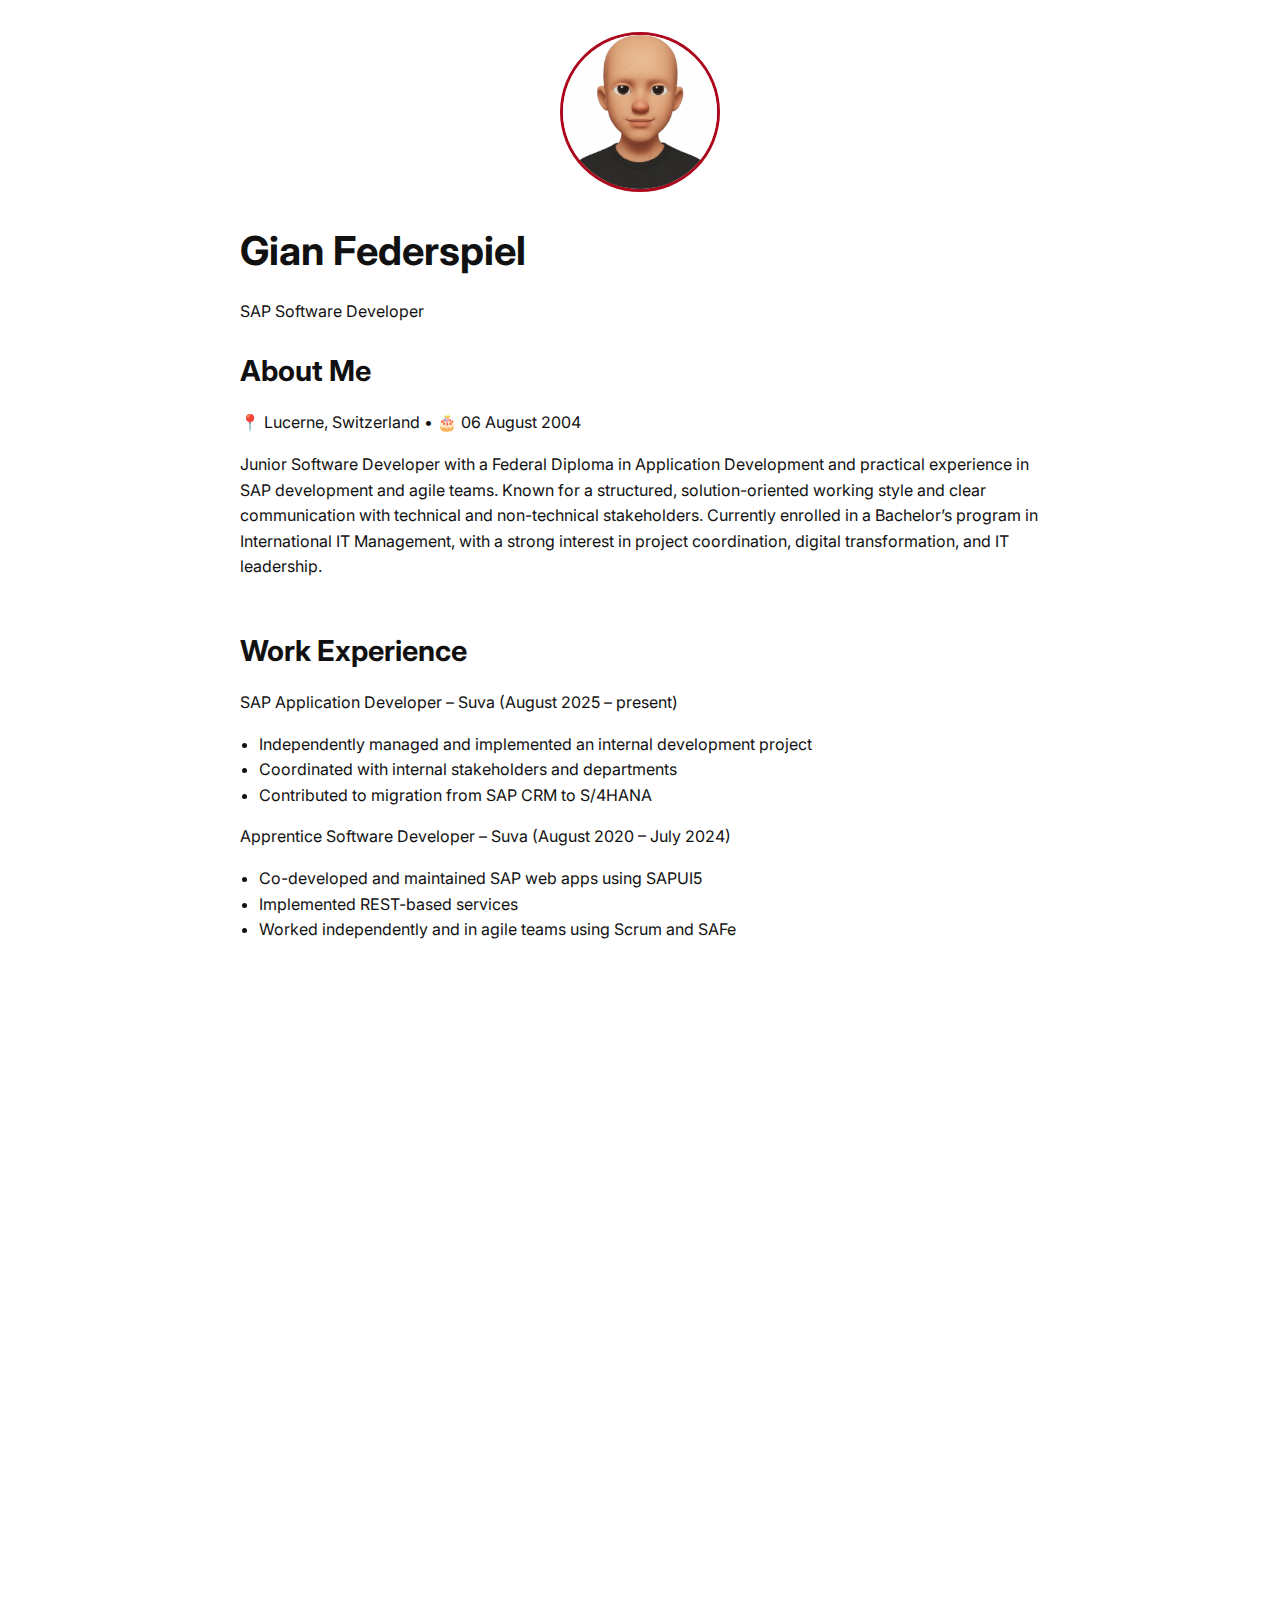
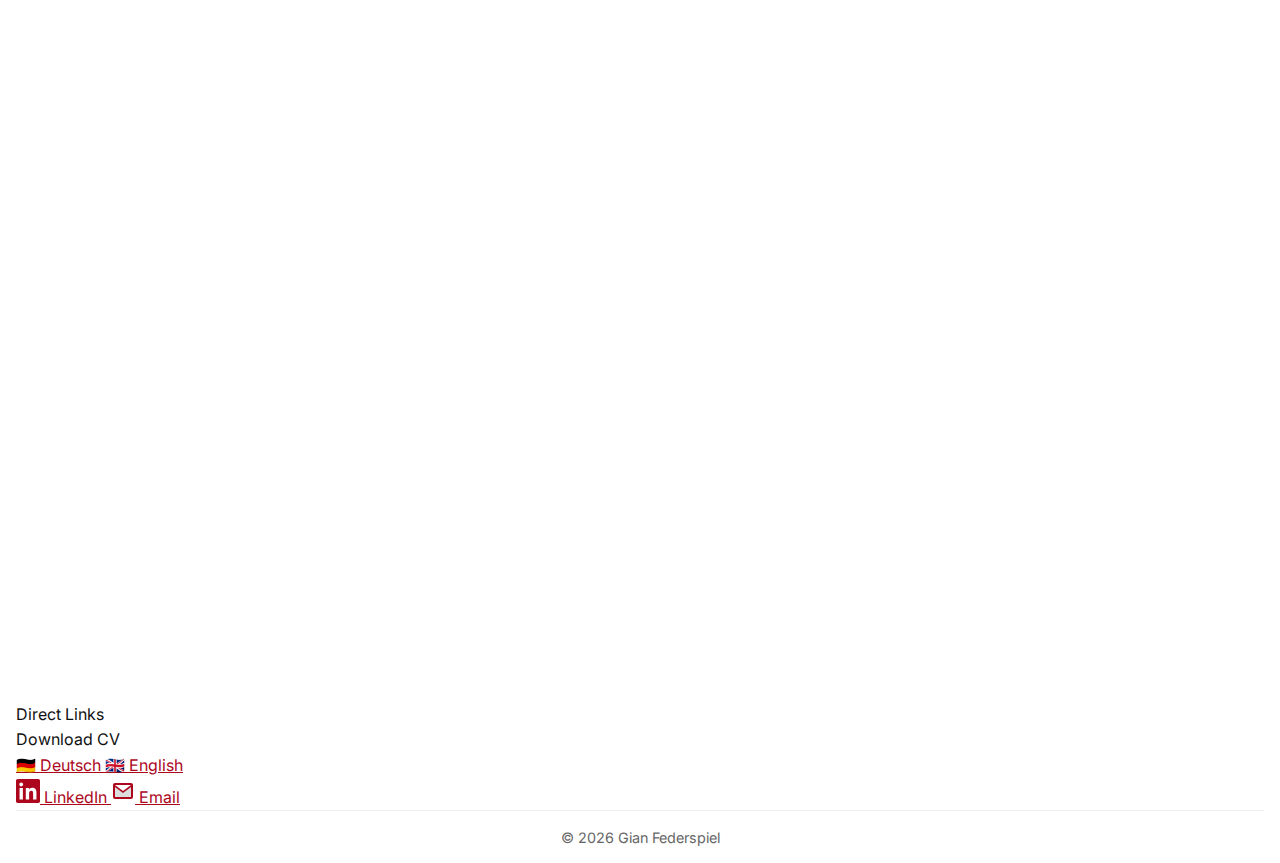
<file: index.html>
<!DOCTYPE html>
<html lang="en">
<head>
  <meta charset="UTF-8" />
  <meta name="viewport" content="width=device-width, initial-scale=1.0" />
  <meta name="format-detection" content="telephone=no, date=no, address=no">
  <title>Gian Federspiel | Portfolio</title>
  <link rel="preconnect" href="https://fonts.googleapis.com">
  <link href="https://fonts.googleapis.com/css2?family=Inter:wght@400;600&display=swap" rel="stylesheet">
  <link rel="stylesheet" href="styles.css">
</head>
<body>

  <main class="notepad-container">

    <!-- Hero + About in zwei Spalten -->
    <section id="hero-about">
      <div class="hero-col">
        <img src="assets/profile_transparent_hairless.png" alt="Gian Federspiel" class="profile-pic" />
        <h1 class="name">Gian Federspiel</h1>
        <p class="jobtitle">SAP Software Developer</p>
      </div>
      <div class="about-col">
        <h2>About Me</h2>
        <p class="firstline">
          <span class="meta-item">
            <span class="meta-icon" aria-hidden="true">📍</span>
            <span class="meta-label">Lucerne, Switzerland</span>
          </span>
          <span class="meta-divider" aria-hidden="true">•</span>
          <span class="meta-item">
            <span class="meta-icon" aria-hidden="true">🎂</span>
            <span class="meta-label">06 August 2004</span>
          </span>
        </p>
        <p>Junior Software Developer with a Federal Diploma in Application Development and practical experience in SAP development and agile teams. Known for a structured, solution-oriented working style and clear communication with technical and non-technical stakeholders. Currently enrolled in a Bachelor’s program in International IT Management, with a strong interest in project coordination, digital transformation, and IT leadership.</p>
      </div>
    </section>

    <!-- Experience Section -->
    <section id="experience">
      <h2>Work Experience</h2>
      <div class="resume-item">
        <p class="job-title">SAP Application Developer – Suva (August 2025 – present)</p>
        <ul class="details">
          <li>Independently managed and implemented an internal development project</li>
          <li>Coordinated with internal stakeholders and departments</li>
          <li>Contributed to migration from SAP CRM to S/4HANA</li>
        </ul>
      </div>

      <div class="resume-item">
        <p class="job-title">Apprentice Software Developer – Suva (August 2020 – July 2024)</p>
        <ul class="details">
          <li>Co-developed and maintained SAP web apps using SAPUI5</li>
          <li>Implemented REST-based services</li>
          <li>Worked independently and in agile teams using Scrum and SAFe</li>
        </ul>
      </div>
    </section>

    <!-- Education Section -->
    <section id="education">
      <h2>Education</h2>
      <ul>
        <li>Bachelor Studies International IT Management – HSLU (September 2025 – Present)</li>
        <li>Vocational School for Application Development – BBZ Sursee (August 2020 – July 2024)</li>
        <li>Federal Vocational Baccalaureate in Technology – BBZ Lucerne (August 2020 – July 2024)</li>
      </ul>
    </section>

    <!-- Projects Section -->
    <section id="projects">
      <h2>Projects</h2>
      <details class="project-card">
        <summary class="project-summary">
          <span class="project-header">
            <span class="project-name">Training Certificate Management Platform</span>
            <span class="project-tag">SAPUI5 · S/4HANA · SAP CRM Migration</span>
          </span>
        </summary>
        <div class="project-body">
          <p class="project-intro">
            Led the redesign of a legacy suite into a modular platform that handles training provider submissions,
            approval workflows, and operator ID issuance for heavy-equipment certifications.
          </p>
          <dl class="project-highlights">
            <div class="project-highlight">
              <dt>My Role</dt>
              <dd>End-to-end ownership from stakeholder discovery to UI build-out and backend integration.</dd>
            </div>
            <div class="project-highlight">
              <dt>Key Improvements</dt>
              <dd>Introduced guided forms, automated approvals, and integrated billing to replace manual email processes.</dd>
            </div>
            <div class="project-highlight">
              <dt>Impact</dt>
              <dd>Cut administrative turnaround time by enabling real-time status tracking for providers and internal teams.</dd>
            </div>
          </dl>
        </div>
      </details>
      <details class="project-card">
        <summary class="project-summary">
          <span class="project-header">
            <span class="project-name">Strava Dashboard</span>
            <span class="project-tag">Node.js · Express · Vite · Strava API</span>
          </span>
        </summary>
        <div class="project-body">
          <p class="project-intro">
            Built a full-stack Strava companion that pairs an Express proxy with a responsive dashboard to surface
            weekly and monthly training metrics, route maps, and workout summaries without exposing OAuth secrets
            in the browser.
          </p>
          <div class="project-links" aria-label="Project links">
            <a class="project-link live" href="https://run.gianfederspiel.ch" target="_blank" rel="noopener">Live App</a>
            <a class="project-link code" href="https://github.com/gifederspiel/Strava-Dashboard" target="_blank" rel="noopener">GitHub Repo</a>
          </div>
          <dl class="project-highlights">
            <div class="project-highlight">
              <dt>My Role</dt>
              <dd>Owned the monorepo, shipped the token-refreshing proxy, and designed a mobile UI that surfaces Render cold-start warnings and lets users retarget environments via config or localStorage.</dd>
            </div>
            <div class="project-highlight">
              <dt>Key Improvements</dt>
              <dd>Automated access-token renewal, merged run/workout data with inline GPS and HR charts, and simplified setup through one .env plus paired dev servers.</dd>
            </div>
            <div class="project-highlight">
              <dt>Impact</dt>
              <dd>Delivers a single real-time view of mileage and effort, removing manual Strava exports and keeping athletes informed even during 50-second backend warm-ups.</dd>
            </div>
          </dl>
        </div>
      </details>
    </section>

    <!-- Skills Section -->
    <section id="skills">
      <h2>Core Skills</h2>
      <div class="skills-grid">
        <article class="skill-tile frontend">
          <header class="skill-header">
            <span class="skill-icon" aria-hidden="true">🎨</span>
            <div class="skill-meta">
              <h3 class="skill-title">UI Architecture</h3>
            </div>
          </header>
          <ul class="skill-badges">
            <li>SAPUI5</li>
            <li>Fiori Elements</li>
            <li>Git</li>
          </ul>
        </article>
        <article class="skill-tile platforms">
          <header class="skill-header">
            <span class="skill-icon" aria-hidden="true">⚙️</span>
            <div class="skill-meta">
              <h3 class="skill-title">SAP & Platforms</h3>
            </div>
          </header>
          <ul class="skill-badges">
            <li>SAP CRM</li>
            <li>S/4HANA</li>
            <li>SAP BTP</li>
          </ul>
        </article>
        <article class="skill-tile teamwork">
          <header class="skill-header">
            <span class="skill-icon" aria-hidden="true">🚀</span>
            <div class="skill-meta">
              <h3 class="skill-title">Ways of Working</h3>
            </div>
          </header>
          <ul class="skill-badges">
            <li>Agile (Scrum, SAFe)</li>
            <li>DevOps Collaboration</li>
          </ul>
        </article>
      </div>
    </section>

    <!-- Languages Section -->
    <section id="languages">
      <h2>Languages & Culture</h2>
      <div class="language-card">
        <ul class="language-list">
          <li>
            <span class="language-name">German</span>
            <span class="language-level">Native</span>
          </li>
          <li>
            <span class="language-name">English</span>
            <span class="language-level">C1 / IELTS Band 7.5</span>
          </li>
        </ul>
      </div>
    </section>
  </main>

  <!-- Floating Button-Leiste -->
  <aside class="quick-actions" aria-label="Quick actions">
    <div class="action-card">
      <span class="action-heading">Direct Links</span>

      <div class="cv-section" aria-label="Download CV">
        <span class="cv-title">Download CV</span>
        <div class="cv-actions" role="group" aria-label="Choose CV language">
          <a class="cv-chip" href="assets/cv_de.pdf" download>
            <span aria-hidden="true">🇩🇪</span>
            <span>Deutsch</span>
          </a>
          <a class="cv-chip" href="assets/cv_en.pdf" download>
            <span aria-hidden="true">🇬🇧</span>
            <span>English</span>
          </a>
        </div>
      </div>

      <span class="action-divider" aria-hidden="true"></span>

      <div class="contact-actions" role="group" aria-label="Contact options">
        <a class="contact-button linkedin" href="https://www.linkedin.com/in/gian-federspiel"
           target="_blank" rel="noopener">
          <svg xmlns="http://www.w3.org/2000/svg" viewBox="0 0 24 24"
               width="24" height="24" aria-hidden="true" focusable="false">
            <path fill="currentColor" d="M22.225 0H1.771C.792 0 0 .77 0 1.723v20.554C0 23.23.792 24 1.771 24h20.454C23.2 24 24 23.23 24 22.277V1.723C24 .77 23.2 0 22.225 0z"/>
            <path fill="#fff" d="M6.897 20.452H3.556V9h3.341v11.452zM5.226 7.433c-1.064 0-1.926-.865-1.926-1.93C3.3 4.437 4.162 3.57 5.226 3.57s1.926.867 1.926 1.933-.862 1.93-1.926 1.93zM20.452 20.452h-3.337v-5.569c0-1.33-.027-3.041-1.852-3.041-1.853 0-2.137 1.45-2.137 2.947v5.663H9.789V9h3.201v1.561h.045c.446-.848 1.538-1.743 3.162-1.743 3.382 0 4.255 2.226 4.255 5.123v6.511z"/>
          </svg>
          <span>LinkedIn</span>
        </a>

        <a class="contact-button email" href="mailto:gian.federspiel@bluewin.ch">
          <svg xmlns="http://www.w3.org/2000/svg" viewBox="0 0 24 24"
               width="24" height="24" aria-hidden="true" focusable="false">
            <path fill="currentColor" d="M4 4h16c1.1 0 2 .9 2 2v12c0 1.1-.9 2-2 2H4c-1.1 0-2-.9-2-2V6c0-1.1.9-2 2-2z"/>
            <path fill="#fff" d="M4 6l8 6 8-6v0H4z"/>
            <path fill="#ddd" d="M4 18h16V8l-8 6-8-6v10z"/>
          </svg>
          <span>Email</span>
        </a>
      </div>
    </div>
  </aside>

  <footer>
    <p>&copy; 2026 Gian Federspiel</p>
  </footer>

  <script src="script.js"></script>
</body>
</html>
</file>
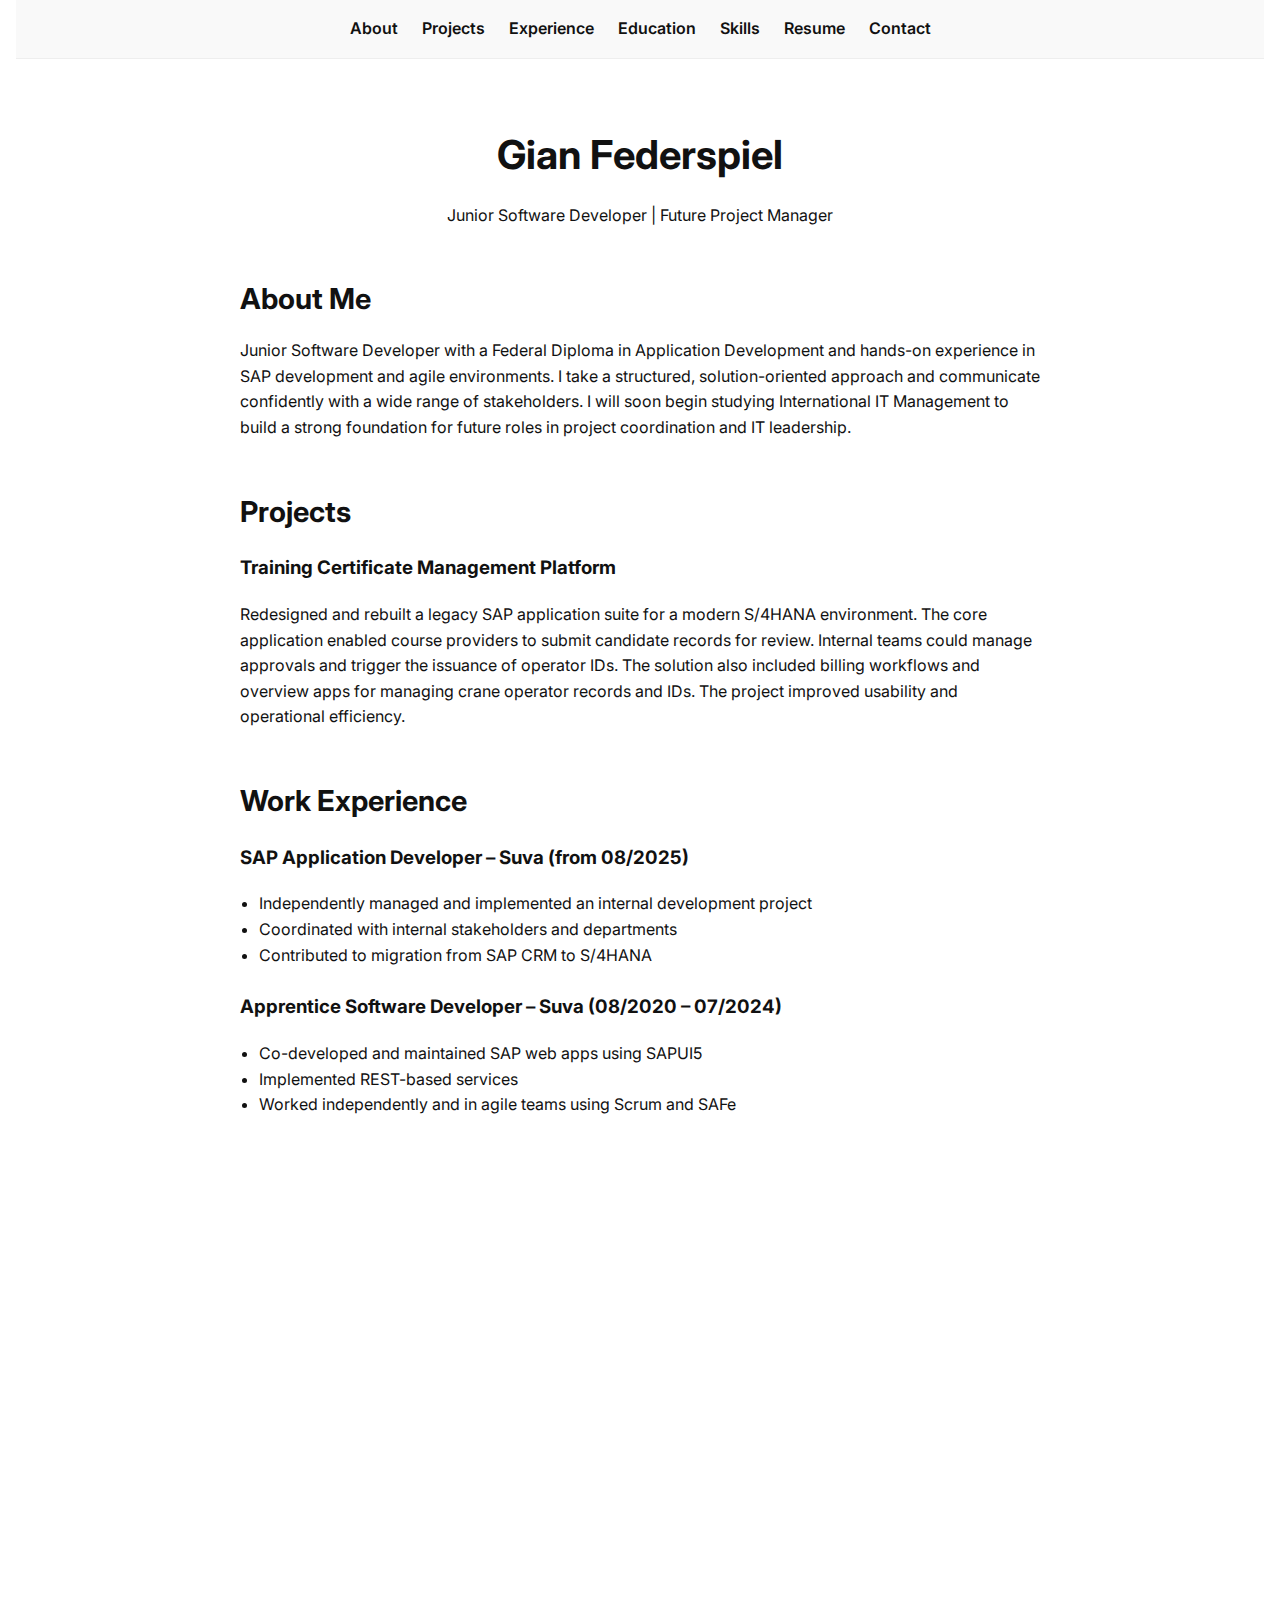
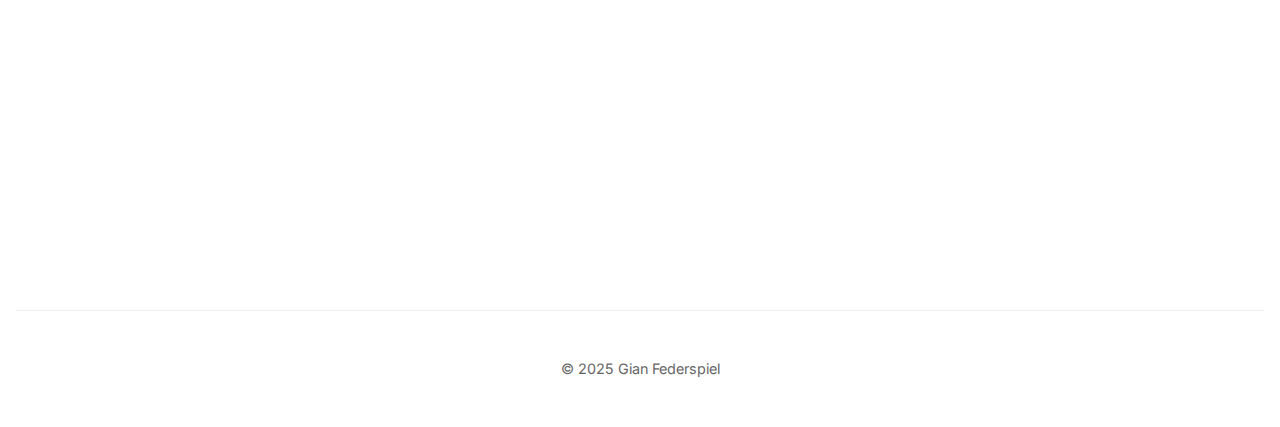
<file: Code/index.html>
<!DOCTYPE html>
<html lang="en">
<head>
  <meta charset="UTF-8" />
  <meta name="viewport" content="width=device-width, initial-scale=1.0" />
  <title>Gian Federspiel | Portfolio</title>
  <link rel="preconnect" href="https://fonts.googleapis.com">
  <link href="https://fonts.googleapis.com/css2?family=Inter:wght@400;600&display=swap" rel="stylesheet">
  <link rel="stylesheet" href="styles.css">
</head>
<body>
  <header>
    <nav>
      <ul>
        <li><a href="#about">About</a></li>
        <li><a href="#projects">Projects</a></li>
        <li><a href="#experience">Experience</a></li>
        <li><a href="#education">Education</a></li>
        <li><a href="#skills">Skills</a></li>
        <li><a href="#resume">Resume</a></li>
        <li><a href="#contact">Contact</a></li>
      </ul>
    </nav>
  </header>

  <main>
    <section class="hero">
      <h1>Gian Federspiel</h1>
      <p>Junior Software Developer | Future Project Manager</p>
    </section>

    <section id="about">
      <h2>About Me</h2>
      <p>Junior Software Developer with a Federal Diploma in Application Development and hands-on experience in SAP development and agile environments. I take a structured, solution-oriented approach and communicate confidently with a wide range of stakeholders. I will soon begin studying International IT Management to build a strong foundation for future roles in project coordination and IT leadership.</p>
    </section>

    <section id="projects">
      <h2>Projects</h2>
      <div class="project">
        <h3>Training Certificate Management Platform</h3>
        <p>Redesigned and rebuilt a legacy SAP application suite for a modern S/4HANA environment. The core application enabled course providers to submit candidate records for review. Internal teams could manage approvals and trigger the issuance of operator IDs. The solution also included billing workflows and overview apps for managing crane operator records and IDs. The project improved usability and operational efficiency.</p>
      </div>
    </section>

    <section id="experience">
      <h2>Work Experience</h2>
      <div class="job">
        <h3>SAP Application Developer – Suva (from 08/2025)</h3>
        <ul>
          <li>Independently managed and implemented an internal development project</li>
          <li>Coordinated with internal stakeholders and departments</li>
          <li>Contributed to migration from SAP CRM to S/4HANA</li>
        </ul>
      </div>
      <div class="job">
        <h3>Apprentice Software Developer – Suva (08/2020 – 07/2024)</h3>
        <ul>
          <li>Co-developed and maintained SAP web apps using SAPUI5</li>
          <li>Implemented REST-based services</li>
          <li>Worked independently and in agile teams using Scrum and SAFe</li>
        </ul>
      </div>
    </section>

    <section id="education">
      <h2>Education</h2>
      <ul>
        <li><strong>Bachelor Studies International IT Management</strong> – HSLU (from 09/2025)</li>
        <li><strong>Vocational School for Application Development</strong> – BBZ Sursee (08/2020 – 07/2024)</li>
        <li><strong>Federal Vocational Baccalaureate in Technology</strong> – BBZ Lucerne</li>
      </ul>
    </section>

    <section id="skills">
      <h2>Skills & Languages</h2>
      <ul>
        <li>HTML, CSS, JavaScript</li>
        <li>SAPUI5, SAP CRM, S/4HANA</li>
        <li>Agile (Scrum, SAFe)</li>
        <li>German (Native), English (B2), French (B1)</li>
      </ul>
    </section>

    <section id="resume">
      <h2>Resume</h2>
      <p><a href="assets/resume-en.pdf" download>Download Resume (English)</a></p>
      <p><a href="assets/resume-de.pdf" download>Download Lebenslauf (Deutsch)</a></p>
    </section>

    <section id="contact">
      <h2>Contact</h2>
      <p>Email me at <a href="mailto:gian.federspiel@bluewin.ch">gian.federspiel@bluewin.ch</a></p>
    </section>
  </main>

  <footer>
    <p>&copy; 2025 Gian Federspiel</p>
  </footer>

  <script src="script.js"></script>
</body>
</html>
</file>
<file: styles.css>
:root {
  --primary-color: #ac071d;
  --text-color: #111;
  --bg-color: #fff;
  --font-family: 'Inter', sans-serif;
  --max-width: 800px;
}

* {
  box-sizing: border-box;
  scroll-behavior: smooth;
}

body {
  margin: 0;
  font-family: var(--font-family);
  background-color: var(--bg-color);
  color: var(--text-color);
  line-height: 1.6;
  padding: 0 1rem;
}

header {
  padding: 1rem 0;
  position: sticky;
  top: 0;
  z-index: 100;
}

/* Navigation */
/* Add a rounded box around the whole nav menu */
nav ul {
  background: var(--bg-color);
  display: flex;
  justify-content: center;
  gap: 1.5rem;
  padding: 0.5rem; /* padding inside the box */
  margin: 0 auto 0.5rem auto; /* center the box and add some bottom margin */
  list-style: none;
  border: 2px solid #e2e2e2;
  border-radius: 50px;
  max-width: fit-content; /* shrink box to content width */
}

/* Style nav links */
nav ul li a {
  color: var(--text-color);
  text-decoration: none;
  padding: 0.5rem 1rem;
  border-radius: 8px; /* rounded box around each link on hover */
  transition: background-color 0.3s ease, color 0.3s ease;
  display: inline-block;
}

/* Hover effect: primary background and white text */
nav ul li a:hover,
nav ul li a:focus {
  background-color: #e6e6e6 ;
}

/* Remove the underline bar under the link */
nav ul li a::after {
  display: none;
}

main {
  max-width: var(--max-width);
  margin: 0 auto;
  padding: 2rem 0;
}

section {
  margin-bottom: 3rem;
  opacity: 0;
  transform: translateY(20px);
  transition: opacity 0.6s ease, transform 0.6s ease;
}

section.visible {
  opacity: 1;
  transform: translateY(0);
}

.hero {
  text-align: center;
  margin-bottom: 3rem;
}

.hero h1 {
  margin: 0.2rem 0 0.2rem 0; /* less vertical margin */
  font-weight: 700;
  font-size: 2.5rem;
}

.hero p {
  margin: 0;
  font-weight: 500;
  font-size: 1.2rem;
  line-height: 1.2;
  color: #555;
}

.profile-pic {
  display: block;
  margin: 0 auto 0.75rem auto; /* reduced bottom margin */
  width: 160px;
  height: 160px;
  max-width: 40vw;
  max-height: 40vw;
  object-fit: cover;
  border-radius: 50%;
  border: 3px solid var(--primary-color);
}

h1 {
  font-size: 2.5rem;
  margin-bottom: 0.5rem;
}

h2 {
  font-size: 1.8rem;
  margin-bottom: 1rem;
}

.project, .job {
  margin-bottom: 1.5rem;
}

ul {
  padding-left: 1.2rem;
}

a {
  color: var(--primary-color);
}

#skills p{
  margin: 0;
}

.stars {
  padding: 0 10px 0 10px;
  font-family: 'Arial', sans-serif;
  color: #FFD700; /* bright yellow */
  background-color: rgb(243, 243, 243);
  border-radius: 50px;
  font-size: 1.3rem;  /* bigger stars */
  letter-spacing: 0.1em;
}

/* Resume download links */
.download-link {
  display: inline-flex;
  align-items: center;
  gap: 0.3rem;
  font-weight: 600;
  color: var(--primary-color);
  text-decoration: none;
}

.download-link:hover {
  text-decoration: underline;
}

.download-icon {
  fill: var(--primary-color);
}

.social-icons {
  margin-top: 1rem;
  display: flex;
  gap: 1rem;
  align-items: center;
}

.social-icons a svg {
  transition: transform 0.3s ease;
}

.social-icons a:hover svg {
  transform: scale(1.2);
}

footer {
  text-align: center;
  border-top: 1px solid #eee;
  font-size: 0.9rem;
  color: #666;
}

@media (max-width: 600px) {
  nav {
    display: none;
  }
  h1 {
    font-size: 2rem;
  }
  h2 {
    font-size: 1.5rem;
  }
}
</file>
<file: Code/styles.css>
:root {
  --primary-color: #0066cc;
  --text-color: #111;
  --bg-color: #fff;
  --font-family: 'Inter', sans-serif;
  --max-width: 800px;
}

* {
  box-sizing: border-box;
  scroll-behavior: smooth;
}

body {
  margin: 0;
  font-family: var(--font-family);
  background-color: var(--bg-color);
  color: var(--text-color);
  line-height: 1.6;
  padding: 0 1rem;
}

header {
  background: #f9f9f9;
  border-bottom: 1px solid #eee;
  padding: 1rem 0;
  position: sticky;
  top: 0;
  z-index: 100;
}

nav ul {
  list-style: none;
  display: flex;
  justify-content: center;
  flex-wrap: wrap;
  gap: 1.5rem;
  padding: 0;
  margin: 0;
}

nav a {
  text-decoration: none;
  color: var(--text-color);
  font-weight: 600;
}

nav a:hover {
  color: var(--primary-color);
}

main {
  max-width: var(--max-width);
  margin: 0 auto;
  padding: 2rem 0;
}

section {
  margin-bottom: 3rem;
  opacity: 0;
  transform: translateY(20px);
  transition: opacity 0.6s ease, transform 0.6s ease;
}

section.visible {
  opacity: 1;
  transform: translateY(0);
}

.hero {
  text-align: center;
  margin-top: 2rem;
}

h1 {
  font-size: 2.5rem;
  margin-bottom: 0.5rem;
}

h2 {
  font-size: 1.8rem;
  margin-bottom: 1rem;
}

.project, .job {
  margin-bottom: 1.5rem;
}

ul {
  padding-left: 1.2rem;
}

a {
  color: var(--primary-color);
}

a:hover {
  text-decoration: underline;
}

footer {
  text-align: center;
  padding: 2rem 0;
  border-top: 1px solid #eee;
  font-size: 0.9rem;
  color: #666;
}

@media (max-width: 600px) {
  nav ul {
    flex-direction: column;
    align-items: center;
  }
  h1 {
    font-size: 2rem;
  }
  h2 {
    font-size: 1.5rem;
  }
}
</file>
